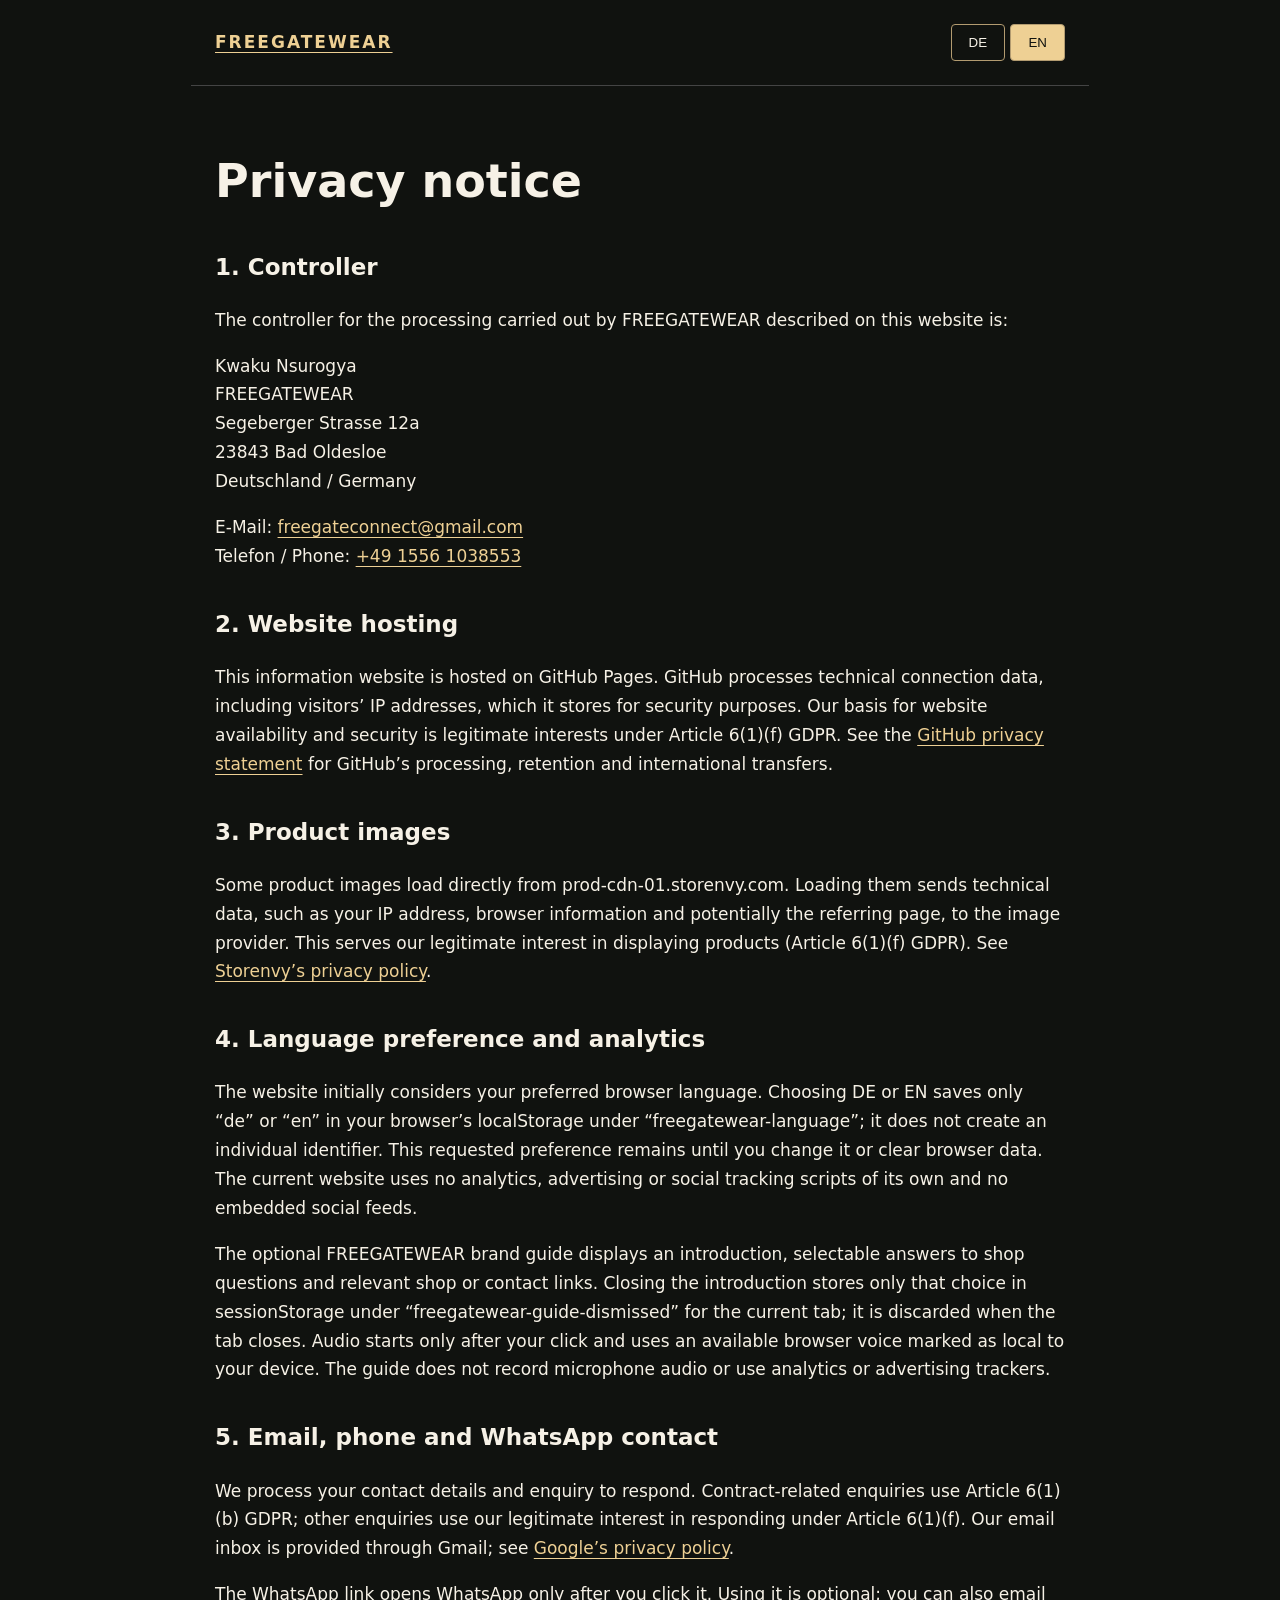
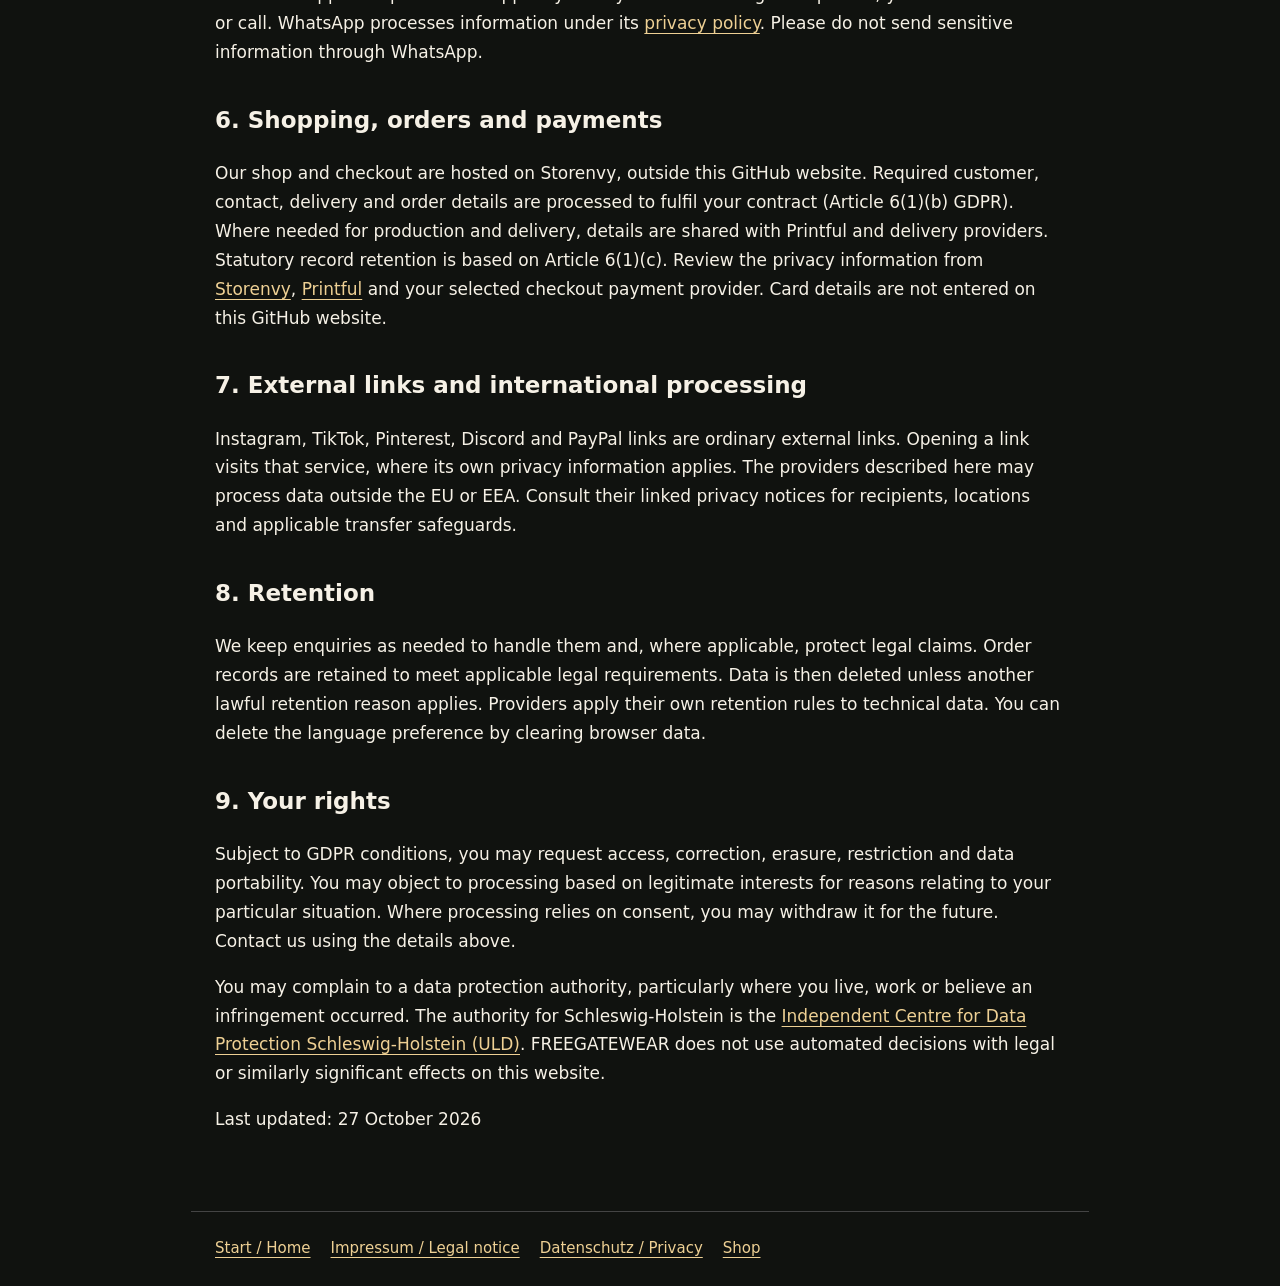
<file: datenschutz.html>
<!doctype html><html lang="de"><head><meta charset="utf-8"><meta name="viewport" content="width=device-width,initial-scale=1"><title>Datenschutzerklärung | FREEGATEWEAR</title><meta name="description" content="Datenschutzerklärung / Privacy notice – FREEGATEWEAR"><link rel="canonical" href="https://blaqqburn.github.io/Freegate/datenschutz.html"><style>body{margin:0;background:#10120f;color:#f6f1e6;font:17px/1.7 system-ui,sans-serif}header,main,footer{max-width:850px;margin:auto;padding:24px}header,footer{display:flex;gap:20px;flex-wrap:wrap;align-items:center;border-bottom:1px solid #444}main{padding-top:30px;padding-bottom:60px}a{color:#eed094;text-underline-offset:4px}h1{font-size:clamp(30px,6vw,46px);line-height:1.2}h2{font-size:23px;margin-top:34px}button{background:transparent;color:inherit;border:1px solid #b29b70;padding:10px 17px;cursor:pointer;border-radius:4px}button[aria-pressed=true]{background:#eed094;color:#10120f}header>a{font-weight:800;letter-spacing:2px;margin-right:auto}footer{border-top:1px solid #444;border-bottom:0;font-size:15px}[hidden]{display:none!important}a:focus-visible,button:focus-visible{outline:3px solid #eed094;outline-offset:4px}</style></head><body data-title-de="Datenschutzerklärung" data-title-en="Privacy notice"><header><a href="./">FREEGATEWEAR</a><nav aria-label="Language / Sprache"><button data-language="de" aria-pressed="true">DE</button> <button data-language="en" aria-pressed="false">EN</button></nav></header><main><section data-copy="de"><h1>Datenschutzerklärung</h1><h2>1. Verantwortlicher</h2><p>Verantwortlich für die auf dieser Website beschriebenen Verarbeitungen durch FREEGATEWEAR ist:</p><p>Kwaku Nsurogya<br>FREEGATEWEAR<br>Segeberger Strasse 12a<br>23843 Bad Oldesloe<br>Deutschland / Germany</p><p>E-Mail: <a href="mailto:freegateconnect@gmail.com">freegateconnect@gmail.com</a><br>Telefon / Phone: <a href="tel:+4915561038553">+49 1556 1038553</a></p>
<h2>2. Website und Hosting</h2><p>Diese Informationswebsite wird über GitHub Pages bereitgestellt. GitHub verarbeitet beim Abruf technische Verbindungsdaten, insbesondere die IP-Adresse, und speichert diese zu Sicherheitszwecken. Grundlage für die Bereitstellung und Sicherheit unserer Website ist unser berechtigtes Interesse nach Art. 6 Abs. 1 lit. f DSGVO. Einzelheiten zur Verarbeitung durch GitHub, zu Aufbewahrung und internationalen Übermittlungen findest du in der <a href="https://docs.github.com/en/site-policy/privacy-policies/github-general-privacy-statement">GitHub-Datenschutzerklärung</a>.</p>
<h2>3. Produktbilder</h2><p>Einige Produktbilder werden direkt von prod-cdn-01.storenvy.com geladen. Beim Laden werden technische Daten wie IP-Adresse, Browserinformationen und gegebenenfalls die verweisende Seite an den Bildanbieter übermittelt. Dies dient der Darstellung unserer Produkte (Art. 6 Abs. 1 lit. f DSGVO). Weitere Informationen enthält die <a href="https://www.storenvy.com/privacy">Datenschutzerklärung von Storenvy</a>.</p>
<h2>4. Spracheinstellung und Analyse</h2><p>Die Website berücksichtigt zunächst die bevorzugte Browsersprache. Wenn du DE oder EN auswählst, speichert dein Browser diese Auswahl unter „freegatewear-language“ im localStorage. Gespeichert wird nur „de“ oder „en“, keine individuelle Kennung. Die Einstellung bleibt bis zur Änderung oder Löschung der Browserdaten erhalten und dient der von dir gewünschten Sprachauswahl. Die aktuelle Website verwendet keine eigenen Analyse-, Werbe- oder Social-Media-Tracking-Skripte und keine eingebetteten Social-Media-Feeds.</p>
<p>Der optionale FREEGATEWEAR Marken-Guide zeigt eine Einführung, auswählbare Antworten zu Shop-Fragen und passende Shop- oder Kontaktlinks. Wenn du die Einführung schließt, merkt sich sessionStorage unter „freegatewear-guide-dismissed“ nur diese Auswahl für den aktuellen Tab. Nach dem Schließen des Tabs wird sie verworfen. Audio startet erst nach deinem Klick und verwendet, sofern verfügbar, eine lokal auf deinem Gerät bereitgestellte Browserstimme. Der Guide nimmt kein Mikrofon-Audio auf und verwendet keine Analyse- oder Werbetracker.</p>
<h2>5. Kontakt per E-Mail, Telefon oder WhatsApp</h2><p>Wenn du uns kontaktierst, verarbeiten wir deine Kontaktdaten und den Inhalt deiner Anfrage, um zu antworten. Bei vertragsbezogenen Anfragen ist Art. 6 Abs. 1 lit. b DSGVO die Grundlage, bei sonstigen Anfragen unser berechtigtes Interesse an ihrer Bearbeitung (Art. 6 Abs. 1 lit. f DSGVO). Unser E-Mail-Postfach wird bei Gmail bereitgestellt; siehe <a href="https://policies.google.com/privacy?hl=de">Google-Datenschutzerklärung</a>.</p><p>Der WhatsApp-Link öffnet WhatsApp erst nach deinem Klick. Die Nutzung ist freiwillig; E-Mail oder Telefon stehen ebenfalls zur Verfügung. WhatsApp verarbeitet Daten nach seiner <a href="https://www.whatsapp.com/legal/privacy-policy-eea">Datenschutzerklärung</a>. Bitte sende keine sensiblen Angaben über WhatsApp.</p>
<h2>6. Shop, Bestellungen und Zahlungen</h2><p>Der Shop und Checkout liegen auf Storenvy, außerhalb dieser GitHub-Website. Bei einer Bestellung werden die erforderlichen Kunden-, Kontakt-, Liefer- und Bestelldaten zur Vertragsabwicklung verarbeitet (Art. 6 Abs. 1 lit. b DSGVO). Soweit für Produktion und Versand erforderlich, werden Daten an Printful und die beteiligten Versanddienstleister weitergegeben. Gesetzliche Aufbewahrungspflichten beruhen auf Art. 6 Abs. 1 lit. c DSGVO. Beachte die Datenschutzhinweise von <a href="https://www.storenvy.com/privacy">Storenvy</a> und <a href="https://www.printful.com/policies/privacy">Printful</a> sowie die Hinweise des im Checkout gewählten Zahlungsanbieters. Kartendaten werden nicht auf dieser GitHub-Website eingegeben.</p>
<h2>7. Externe Links und internationale Verarbeitung</h2><p>Links zu Instagram, TikTok, Pinterest, Discord und PayPal sind gewöhnliche externe Links. Die verlinkten Dienste werden erst durch das Öffnen des Links besucht; dort gelten deren Datenschutzhinweise. Die genannten Anbieter können Daten auch außerhalb der EU bzw. des EWR verarbeiten. Informationen zu Empfängern, Ländern und gegebenenfalls geltenden Schutzmaßnahmen findest du in den jeweils verlinkten Datenschutzhinweisen.</p>
<h2>8. Speicherdauer</h2><p>Wir behalten Anfragen so lange, wie dies zur Bearbeitung und gegebenenfalls zur Wahrung rechtlicher Ansprüche erforderlich ist. Bestelldaten bewahren wir nach den anwendbaren gesetzlichen Pflichten auf. Danach werden Daten gelöscht, soweit kein weiterer rechtlicher Aufbewahrungsgrund besteht. Für technische Daten der Dienstanbieter gelten deren jeweilige Aufbewahrungsregeln. Die Spracheinstellung kannst du selbst über die Browserdaten löschen.</p>
<h2>9. Deine Rechte</h2><p>Nach Maßgabe der DSGVO hast du Rechte auf Auskunft, Berichtigung, Löschung, Einschränkung der Verarbeitung und Datenübertragbarkeit. Gegen Verarbeitungen auf Grundlage berechtigter Interessen kannst du aus Gründen deiner besonderen Situation Widerspruch einlegen. Eine erteilte Einwilligung kannst du mit Wirkung für die Zukunft widerrufen. Kontaktiere uns hierzu über die oben genannten Angaben.</p><p>Du kannst dich bei einer Datenschutzaufsichtsbehörde beschweren, insbesondere am Ort deines Aufenthalts, Arbeitsplatzes oder des vermuteten Verstoßes. Für Schleswig-Holstein ist dies das <a href="https://www.datenschutzzentrum.de/">Unabhängige Landeszentrum für Datenschutz Schleswig-Holstein (ULD)</a>. FREEGATEWEAR verwendet auf dieser Website keine automatisierten Entscheidungen mit rechtlicher oder vergleichbar erheblicher Wirkung.</p><p>Stand: 27. Oktober 2026</p></section><section data-copy="en" lang="en"><h1>Privacy notice</h1><h2>1. Controller</h2><p>The controller for the processing carried out by FREEGATEWEAR described on this website is:</p><p>Kwaku Nsurogya<br>FREEGATEWEAR<br>Segeberger Strasse 12a<br>23843 Bad Oldesloe<br>Deutschland / Germany</p><p>E-Mail: <a href="mailto:freegateconnect@gmail.com">freegateconnect@gmail.com</a><br>Telefon / Phone: <a href="tel:+4915561038553">+49 1556 1038553</a></p>
<h2>2. Website hosting</h2><p>This information website is hosted on GitHub Pages. GitHub processes technical connection data, including visitors’ IP addresses, which it stores for security purposes. Our basis for website availability and security is legitimate interests under Article 6(1)(f) GDPR. See the <a href="https://docs.github.com/en/site-policy/privacy-policies/github-general-privacy-statement">GitHub privacy statement</a> for GitHub’s processing, retention and international transfers.</p>
<h2>3. Product images</h2><p>Some product images load directly from prod-cdn-01.storenvy.com. Loading them sends technical data, such as your IP address, browser information and potentially the referring page, to the image provider. This serves our legitimate interest in displaying products (Article 6(1)(f) GDPR). See <a href="https://www.storenvy.com/privacy">Storenvy’s privacy policy</a>.</p>
<h2>4. Language preference and analytics</h2><p>The website initially considers your preferred browser language. Choosing DE or EN saves only “de” or “en” in your browser’s localStorage under “freegatewear-language”; it does not create an individual identifier. This requested preference remains until you change it or clear browser data. The current website uses no analytics, advertising or social tracking scripts of its own and no embedded social feeds.</p>
<p>The optional FREEGATEWEAR brand guide displays an introduction, selectable answers to shop questions and relevant shop or contact links. Closing the introduction stores only that choice in sessionStorage under “freegatewear-guide-dismissed” for the current tab; it is discarded when the tab closes. Audio starts only after your click and uses an available browser voice marked as local to your device. The guide does not record microphone audio or use analytics or advertising trackers.</p>
<h2>5. Email, phone and WhatsApp contact</h2><p>We process your contact details and enquiry to respond. Contract-related enquiries use Article 6(1)(b) GDPR; other enquiries use our legitimate interest in responding under Article 6(1)(f). Our email inbox is provided through Gmail; see <a href="https://policies.google.com/privacy?hl=en">Google’s privacy policy</a>.</p><p>The WhatsApp link opens WhatsApp only after you click it. Using it is optional; you can also email or call. WhatsApp processes information under its <a href="https://www.whatsapp.com/legal/privacy-policy-eea">privacy policy</a>. Please do not send sensitive information through WhatsApp.</p>
<h2>6. Shopping, orders and payments</h2><p>Our shop and checkout are hosted on Storenvy, outside this GitHub website. Required customer, contact, delivery and order details are processed to fulfil your contract (Article 6(1)(b) GDPR). Where needed for production and delivery, details are shared with Printful and delivery providers. Statutory record retention is based on Article 6(1)(c). Review the privacy information from <a href="https://www.storenvy.com/privacy">Storenvy</a>, <a href="https://www.printful.com/policies/privacy">Printful</a> and your selected checkout payment provider. Card details are not entered on this GitHub website.</p>
<h2>7. External links and international processing</h2><p>Instagram, TikTok, Pinterest, Discord and PayPal links are ordinary external links. Opening a link visits that service, where its own privacy information applies. The providers described here may process data outside the EU or EEA. Consult their linked privacy notices for recipients, locations and applicable transfer safeguards.</p>
<h2>8. Retention</h2><p>We keep enquiries as needed to handle them and, where applicable, protect legal claims. Order records are retained to meet applicable legal requirements. Data is then deleted unless another lawful retention reason applies. Providers apply their own retention rules to technical data. You can delete the language preference by clearing browser data.</p>
<h2>9. Your rights</h2><p>Subject to GDPR conditions, you may request access, correction, erasure, restriction and data portability. You may object to processing based on legitimate interests for reasons relating to your particular situation. Where processing relies on consent, you may withdraw it for the future. Contact us using the details above.</p><p>You may complain to a data protection authority, particularly where you live, work or believe an infringement occurred. The authority for Schleswig-Holstein is the <a href="https://www.datenschutzzentrum.de/">Independent Centre for Data Protection Schleswig-Holstein (ULD)</a>. FREEGATEWEAR does not use automated decisions with legal or similarly significant effects on this website.</p><p>Last updated: 27 October 2026</p></section></main><footer><a href="./">Start / Home</a><a href="impressum.html">Impressum / Legal notice</a><a href="datenschutz.html">Datenschutz / Privacy</a><a href="https://freegate.storenvy.com/">Shop</a></footer><script>(()=>{const key='freegatewear-language';function set(lang,save){if(!['de','en'].includes(lang))lang='en';document.documentElement.lang=lang;document.querySelectorAll('[data-copy]').forEach(e=>e.hidden=e.dataset.copy!==lang);document.querySelectorAll('[data-language]').forEach(b=>b.setAttribute('aria-pressed',String(b.dataset.language===lang)));document.title=(lang==='de'?document.body.dataset.titleDe:document.body.dataset.titleEn)+' | FREEGATEWEAR';if(save)try{localStorage.setItem(key,lang)}catch{}}let lang=new URLSearchParams(location.search).get('lang');if(!['de','en'].includes(lang)){try{lang=localStorage.getItem(key)}catch{}}if(!['de','en'].includes(lang))lang=(navigator.language||'en').toLowerCase().startsWith('de')?'de':'en';document.querySelectorAll('[data-language]').forEach(b=>b.addEventListener('click',()=>set(b.dataset.language,true)));set(lang,false)})();</script></body></html>
</file>
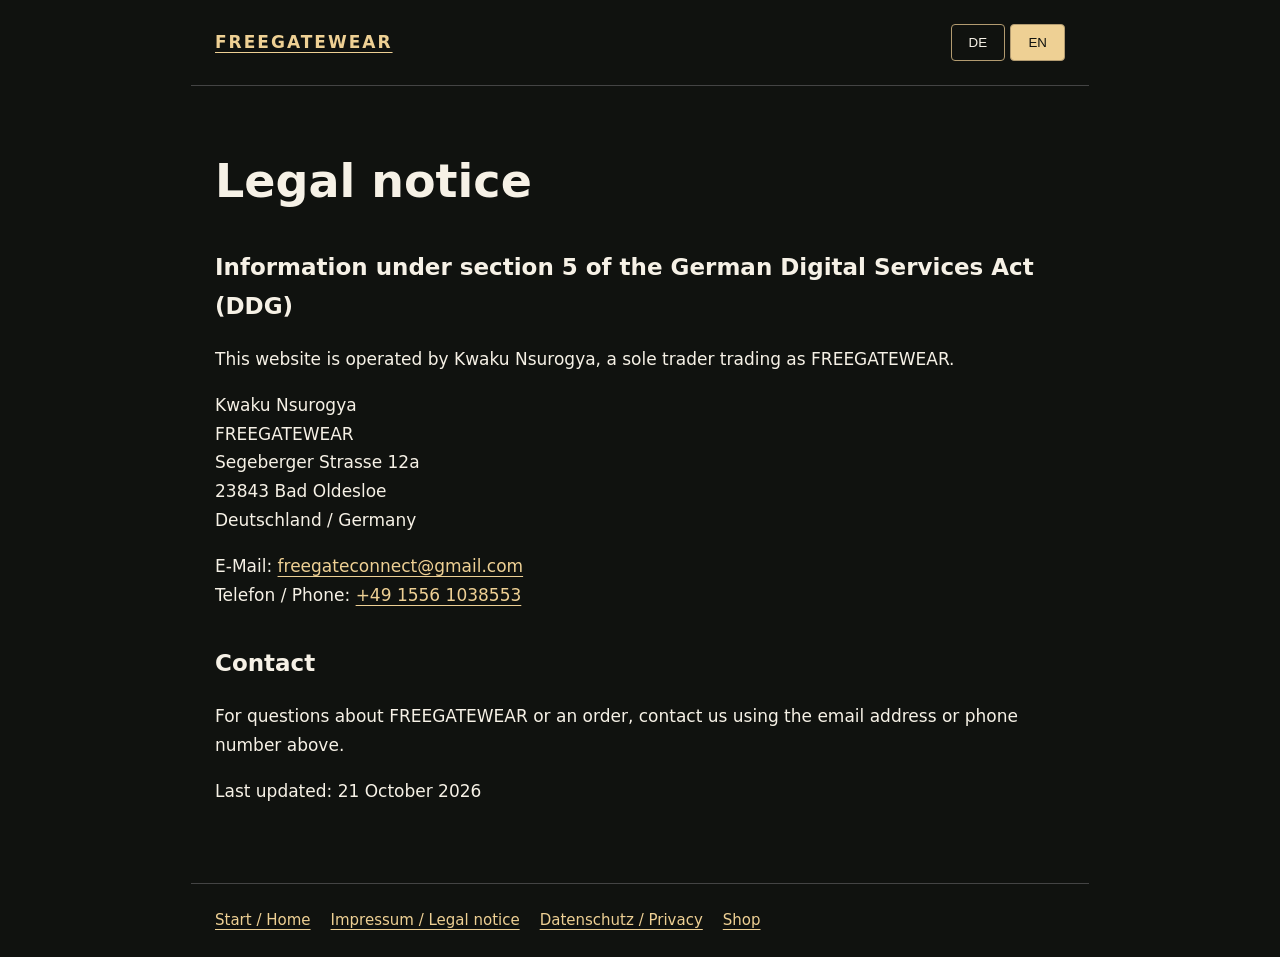
<file: impressum.html>
<!doctype html><html lang="de"><head><meta charset="utf-8"><meta name="viewport" content="width=device-width,initial-scale=1"><title>Impressum | FREEGATEWEAR</title><meta name="description" content="Impressum / Legal notice – FREEGATEWEAR"><link rel="canonical" href="https://blaqqburn.github.io/Freegate/impressum.html"><style>body{margin:0;background:#10120f;color:#f6f1e6;font:17px/1.7 system-ui,sans-serif}header,main,footer{max-width:850px;margin:auto;padding:24px}header,footer{display:flex;gap:20px;flex-wrap:wrap;align-items:center;border-bottom:1px solid #444}main{padding-top:30px;padding-bottom:60px}a{color:#eed094;text-underline-offset:4px}h1{font-size:clamp(30px,6vw,46px);line-height:1.2}h2{font-size:23px;margin-top:34px}button{background:transparent;color:inherit;border:1px solid #b29b70;padding:10px 17px;cursor:pointer;border-radius:4px}button[aria-pressed=true]{background:#eed094;color:#10120f}header>a{font-weight:800;letter-spacing:2px;margin-right:auto}footer{border-top:1px solid #444;border-bottom:0;font-size:15px}[hidden]{display:none!important}a:focus-visible,button:focus-visible{outline:3px solid #eed094;outline-offset:4px}</style></head><body data-title-de="Impressum" data-title-en="Legal notice"><header><a href="./">FREEGATEWEAR</a><nav aria-label="Language / Sprache"><button data-language="de" aria-pressed="true">DE</button> <button data-language="en" aria-pressed="false">EN</button></nav></header><main><section data-copy="de"><h1>Impressum</h1><h2>Angaben gemäß § 5 DDG</h2><p>Inhaber und Anbieter dieser Website: Kwaku Nsurogya, Einzelunternehmer, handelnd unter FREEGATEWEAR.</p><p>Kwaku Nsurogya<br>FREEGATEWEAR<br>Segeberger Strasse 12a<br>23843 Bad Oldesloe<br>Deutschland / Germany</p><p>E-Mail: <a href="mailto:freegateconnect@gmail.com">freegateconnect@gmail.com</a><br>Telefon / Phone: <a href="tel:+4915561038553">+49 1556 1038553</a></p><h2>Kontakt</h2><p>Bei Fragen zu FREEGATEWEAR oder einer Bestellung erreichst du uns per E-Mail oder telefonisch unter den oben angegebenen Kontaktdaten.</p><p>Stand: 21. Oktober 2026</p></section><section data-copy="en" lang="en"><h1>Legal notice</h1><h2>Information under section 5 of the German Digital Services Act (DDG)</h2><p>This website is operated by Kwaku Nsurogya, a sole trader trading as FREEGATEWEAR.</p><p>Kwaku Nsurogya<br>FREEGATEWEAR<br>Segeberger Strasse 12a<br>23843 Bad Oldesloe<br>Deutschland / Germany</p><p>E-Mail: <a href="mailto:freegateconnect@gmail.com">freegateconnect@gmail.com</a><br>Telefon / Phone: <a href="tel:+4915561038553">+49 1556 1038553</a></p><h2>Contact</h2><p>For questions about FREEGATEWEAR or an order, contact us using the email address or phone number above.</p><p>Last updated: 21 October 2026</p></section></main><footer><a href="./">Start / Home</a><a href="impressum.html">Impressum / Legal notice</a><a href="datenschutz.html">Datenschutz / Privacy</a><a href="https://freegate.storenvy.com/">Shop</a></footer><script>(()=>{const key='freegatewear-language';function set(lang,save){if(!['de','en'].includes(lang))lang='en';document.documentElement.lang=lang;document.querySelectorAll('[data-copy]').forEach(e=>e.hidden=e.dataset.copy!==lang);document.querySelectorAll('[data-language]').forEach(b=>b.setAttribute('aria-pressed',String(b.dataset.language===lang)));document.title=(lang==='de'?document.body.dataset.titleDe:document.body.dataset.titleEn)+' | FREEGATEWEAR';if(save)try{localStorage.setItem(key,lang)}catch{}}let lang=new URLSearchParams(location.search).get('lang');if(!['de','en'].includes(lang)){try{lang=localStorage.getItem(key)}catch{}}if(!['de','en'].includes(lang))lang=(navigator.language||'en').toLowerCase().startsWith('de')?'de':'en';document.querySelectorAll('[data-language]').forEach(b=>b.addEventListener('click',()=>set(b.dataset.language,true)));set(lang,false)})();</script></body></html>
</file>
